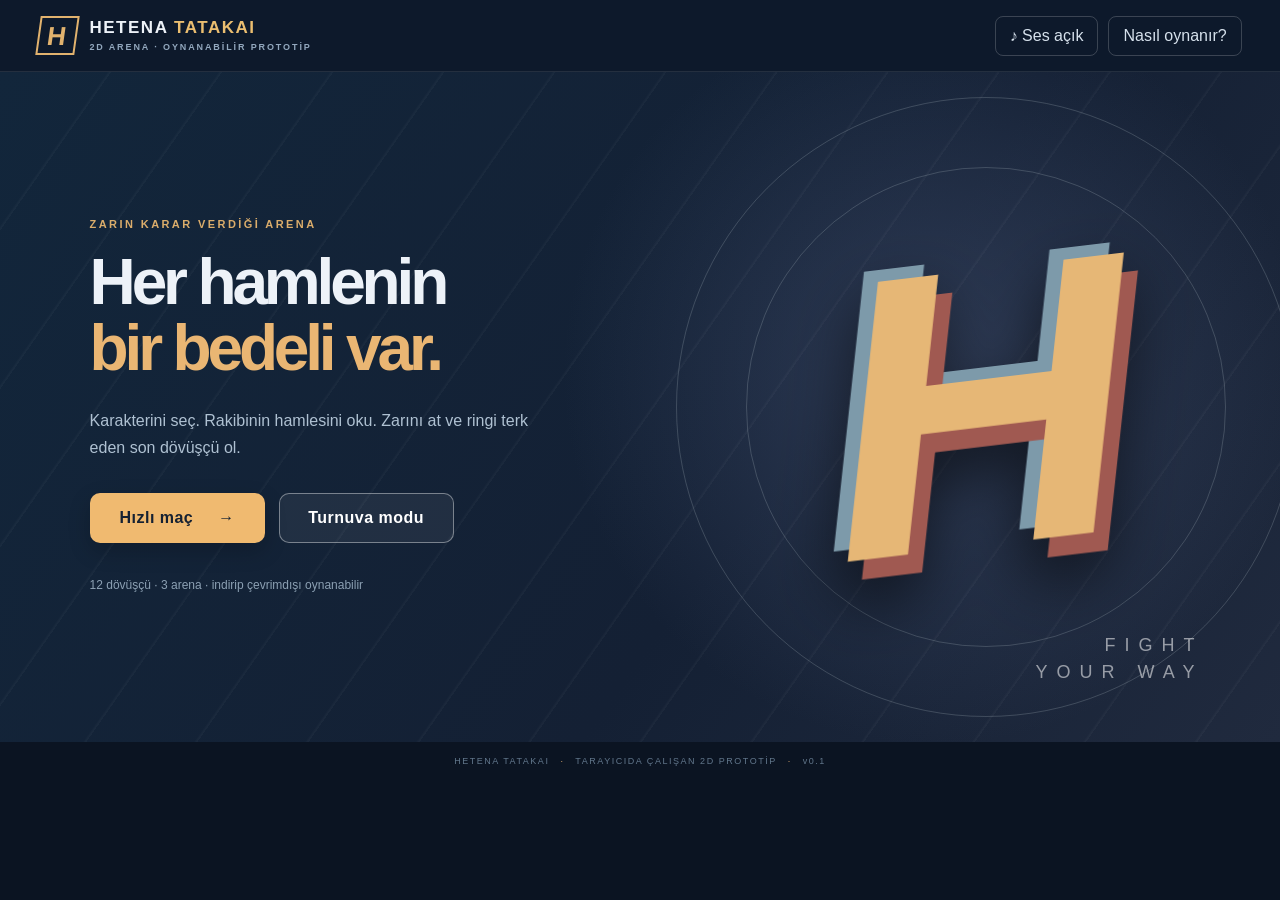
<file: index.html>
<!doctype html>
<html lang="tr">
<head>
  <meta charset="utf-8">
  <meta name="viewport" content="width=device-width,initial-scale=1">
  <meta name="theme-color" content="#101c2d">
  <title>Hetena Tatakai · 2D Arena</title>
  <link rel="stylesheet" href="styles.css">
  <script src="game.js" defer></script>
</head>
<body>
  <div class="app">
    <header class="sitebar">
      <div class="brand"><span class="brand-mark">H</span><span>HETENA <b>TATAKAI</b><small>2D ARENA · OYNANABİLİR PROTOTİP</small></span></div>
      <div class="site-actions"><button id="soundBtn" class="ghost" aria-label="Sesi aç veya kapat">♪ Ses açık</button><button id="helpBtn" class="ghost">Nasıl oynanır?</button></div>
    </header>

    <main>
      <section id="home" class="home screen">
        <div class="hero-content"><p class="eyebrow">ZARIN KARAR VERDİĞİ ARENA</p><h1>Her hamlenin<br><em>bir bedeli var.</em></h1><p>Karakterini seç. Rakibinin hamlesini oku. Zarını at ve ringi terk eden son dövüşçü ol.</p><div class="hero-buttons"><button id="quickBtn" class="primary big">Hızlı maç <span>→</span></button><button id="tournamentBtn" class="outline big">Turnuva modu</button></div><p class="status-note">12 dövüşçü · 3 arena · indirip çevrimdışı oynanabilir</p></div>
        <div class="hero-art" aria-hidden="true"><div class="circle one"></div><div class="circle two"></div><div class="hero-letter">H</div><div class="hero-caption">FIGHT<br>YOUR WAY</div></div>
      </section>

      <section id="select" class="select screen hidden">
        <div class="section-head"><button class="back" data-home>← Ana menü</button><p class="eyebrow">DÖVÜŞÇÜ SEÇİMİ</p><h2>Hikâyeni ringde yaz.</h2><p id="modeCaption">Hızlı maç için iki dövüşçü seç.</p></div>
        <div class="selection-layout"><div><div class="label-line"><span>SENİN DÖVÜŞÇÜN</span><span id="fighterCount"></span></div><div id="roster" class="roster"></div></div><aside class="selection-side"><div id="selectedCard" class="selected-card"></div><div class="field"><label for="opponentSelect">Rakip</label><select id="opponentSelect"></select></div><div class="field"><label for="arenaSelect">Arena</label><select id="arenaSelect"><option value="temple">Yağmurlu Tapınak</option><option value="city">Gece Şehri</option><option value="coast">Kıyı Arenası</option></select></div><div class="stance"><span>MAÇ ÖNCESİ CEVAP</span><div class="stance-buttons"><button data-stance="aggressive" class="active">Agresif <small>İlk zara +1</small></button><button data-stance="passive">Sakin <small>Kontrollü başlangıç</small></button></div></div><button id="fightBtn" class="primary full">Maça gir →</button></aside></div>
      </section>

      <section id="battle" class="battle screen hidden">
        <div id="arena" class="arena temple">
          <div class="atmosphere"></div><div class="arena-lights"></div><div class="far-scenery"></div><div class="floor"></div>
          <div class="hud"><div class="hud-fighter player-hud"><div id="playerPortrait" class="portrait"></div><div class="hud-content"><div class="hud-top"><strong id="playerName">LEYLA</strong><span id="playerHpText">24 / 24</span></div><div class="health"><div id="playerDamage" class="damage"></div><div id="playerHealth" class="health-fill"></div></div><small id="playerMood">ENERJİ 100%</small></div></div><div class="round-marker"><b id="roundNumber">01</b><span>RAUNT</span></div><div class="hud-fighter enemy-hud"><div class="hud-content"><div class="hud-top"><strong id="enemyName">ELENI</strong><span id="enemyHpText">22 / 22</span></div><div class="health"><div id="enemyDamage" class="damage"></div><div id="enemyHealth" class="health-fill"></div></div><small id="enemyMood">RAKİP HAZIR</small></div><div id="enemyPortrait" class="portrait"></div></div></div>
          <div class="arena-title"><span id="arenaName">YAĞMURLU TAPINAK</span><button id="leaveBtn" class="leave" aria-label="Maçtan çık">✕</button></div>
          <div id="fighterPlayer" class="fighter player" aria-label="Senin dövüşçün"><div class="shadow"></div><div class="body"><div class="hair"></div><div class="head"></div><div class="torso"></div><div class="belt"></div><div class="arm arm-left"><i></i></div><div class="arm arm-right"><i></i></div><div class="leg leg-left"></div><div class="leg leg-right"></div></div></div>
          <div id="fighterEnemy" class="fighter opponent" aria-label="Rakip dövüşçü"><div class="shadow"></div><div class="body"><div class="hair"></div><div class="head"></div><div class="torso"></div><div class="belt"></div><div class="arm arm-left"><i></i></div><div class="arm arm-right"><i></i></div><div class="leg leg-left"></div><div class="leg leg-right"></div></div></div>
          <div id="impact" class="impact"></div><div id="combatText" class="combat-text">Hamleni seç ve zarı at.</div>
        </div>
        <div class="controls"><div class="controls-heading"><div><span class="eyebrow">HAMLE PANELİ</span><h2>Nasıl saldıracaksın?</h2></div><div class="dice-area"><span>SON ZAR</span><strong id="diceFace">—</strong></div></div><div class="control-scroll"><div class="move-list"><button data-move="punch" class="move active"><span class="move-icon">✊</span><span><b>Düz yumruk</b><small>Güvenilir saldırı</small></span></button><button data-move="kick" class="move"><span class="move-icon">↗</span><span><b>Yüksek tekme</b><small>4–6 zarında güçlü</small></span></button><button data-move="guard" class="move"><span class="move-icon">◇</span><span><b>Savunma</b><small>Hasarı azalt, 1 can kazan</small></span></button><button data-move="taunt" class="move"><span class="move-icon">!</span><span><b>Kışkırt</b><small>Rakibin moralini düşür</small></span></button><button data-move="special" id="specialBtn" class="move"><span class="move-icon">✦</span><span><b>Özel hamle</b><small id="specialLabel">3 raunt bekleme</small></span></button></div><div class="turn-actions"><button id="rollBtn" class="primary roll">ZARI AT <span>⚄</span></button><div id="turnTip" class="turn-tip">Seçili hamle: Düz yumruk</div></div></div></div>
      </section>
    </main>
    <footer>HETENA TATAKAI <span>·</span> TARAYICIDA ÇALIŞAN 2D PROTOTİP <span>·</span> v0.1</footer>
  </div>

  <div id="modal" class="modal hidden" role="dialog" aria-modal="true" aria-labelledby="modalTitle"><div class="modal-card"><p id="modalEyebrow" class="eyebrow"></p><h2 id="modalTitle"></h2><p id="modalBody"></p><div id="modalExtra"></div><div id="modalActions" class="modal-actions"></div></div></div>
</body>
</html>
</file>
<file: styles.css>
:root{font-family:Inter,Arial,sans-serif;color:#edf2f8;background:#0b1422;font-synthesis:none}*{box-sizing:border-box}body{margin:0}button,select{font:inherit}button{cursor:pointer}button:disabled{cursor:not-allowed;opacity:.5}.hidden{display:none!important}.app{min-height:100vh;max-width:1700px;margin:auto;display:flex;flex-direction:column}.sitebar{height:72px;display:flex;align-items:center;justify-content:space-between;padding:0 clamp(16px,3vw,48px);background:#0d192b;border-bottom:1px solid #ffffff18;z-index:5}.brand{display:flex;align-items:center;gap:12px;letter-spacing:.09em;font-size:17px;font-weight:900;line-height:1}.brand b{color:#ebbe70}.brand small{display:block;font-size:9px;letter-spacing:.21em;color:#93a8be;margin-top:7px}.brand-mark{display:grid;place-items:center;width:39px;height:39px;border:2px solid #e1b26e;color:#e1b26e;transform:skew(-8deg);font-size:26px}.site-actions{display:flex;gap:10px}.ghost,.back,.leave{background:transparent;border:1px solid #ffffff30;color:#d6e1ec;border-radius:8px;padding:10px 14px}.ghost:hover,.back:hover,.leave:hover{background:#ffffff16}.screen{flex:1}.eyebrow{color:#dbad6b;font-size:11px;font-weight:900;letter-spacing:.22em}.primary,.outline{border:0;border-radius:10px;font-weight:900;letter-spacing:.03em;padding:15px 22px}.primary{background:#f0ba70;color:#152132;box-shadow:0 8px 22px #0003}.primary:hover{background:#ffd197}.outline{color:#fff;background:#ffffff10;border:1px solid #ffffff65}.outline:hover{background:#ffffff23}.big{min-width:175px}.home{min-height:670px;display:grid;grid-template-columns:minmax(0,1fr) 46%;align-items:center;overflow:hidden;position:relative;background:radial-gradient(circle at 73% 45%,#45537388,transparent 37%),linear-gradient(125deg,#12263b,#142034 60%,#202a3e)}.home:before{content:"";position:absolute;inset:0;background:repeating-linear-gradient(125deg,transparent 0 88px,#ffffff08 90px 91px)}.hero-content{z-index:1;padding:75px clamp(24px,7vw,120px)}.hero-content h1{font-size:clamp(44px,5vw,78px);letter-spacing:-.065em;line-height:1.04;margin:19px 0 25px}.hero-content h1 em{font-style:normal;color:#eab673}.hero-content>p:not(.eyebrow){max-width:470px;color:#afc1d2;line-height:1.7}.hero-buttons{display:flex;gap:14px;flex-wrap:wrap;margin-top:32px}.hero-buttons .primary span{margin-left:20px}.status-note{font-size:12px;color:#8ca0b3!important;margin-top:32px}.hero-art{min-height:550px;height:100%;display:grid;place-items:center;position:relative}.hero-letter{font-size:min(32vw,420px);font-weight:1000;line-height:1;color:#e6b776;text-shadow:16px 20px 0 #a05951,-15px -12px 0 #7d9aaa;transform:skew(-13deg) rotate(-7deg);filter:drop-shadow(0 28px 30px #0008)}.circle{position:absolute;border:1px solid #bdcdd038;border-radius:50%}.circle.one{width:480px;height:480px}.circle.two{width:620px;height:620px}.hero-caption{position:absolute;bottom:56px;right:13%;font-size:18px;letter-spacing:.5em;line-height:1.5;text-align:right;color:#ffffff8a}.select{padding:32px clamp(18px,4vw,60px) 60px;background:linear-gradient(#152236,#0e1929)}.section-head h2{font-size:38px;margin:12px 0}.section-head>p:last-child{color:#aebed0}.back{margin-bottom:24px}.selection-layout{display:grid;grid-template-columns:minmax(0,1fr) 315px;gap:27px;margin-top:27px}.label-line{display:flex;justify-content:space-between;color:#b7c5d4;font-size:12px;letter-spacing:.14em;font-weight:800;margin-bottom:13px}.roster{display:grid;grid-template-columns:repeat(auto-fill,minmax(160px,1fr));gap:12px}.fighter-card{text-align:left;background:#1b2e44;border:1px solid #ffffff19;color:white;padding:12px;border-radius:12px;transition:.16s}.fighter-card:hover,.fighter-card.active{border-color:#e9b573;transform:translateY(-2px);background:#263d55}.fighter-card .avatar{height:86px;display:grid;place-items:center;font-size:45px;font-weight:900;background:radial-gradient(circle at 40% 30%,var(--light),var(--tone));border-radius:8px;margin-bottom:12px;color:#ffffffbf;text-shadow:0 4px 16px #0007}.fighter-card strong{display:block}.fighter-card small{color:#9eafbf}.selection-side{background:#1a2b41;border:1px solid #ffffff1a;border-radius:16px;padding:19px;height:max-content;position:sticky;top:20px}.selected-card{background:linear-gradient(135deg,var(--tone),#142338);border-radius:12px;padding:22px;min-height:160px;margin-bottom:20px}.selected-card strong{display:block;font-size:28px;margin:13px 0 5px}.selected-card span{font-size:12px;color:#e9d4be}.selected-card p{font-size:13px;color:#e2e9ec}.field{margin-bottom:17px}.field label,.stance>span{display:block;font-size:11px;font-weight:800;letter-spacing:.12em;color:#a9b9c9;margin-bottom:8px}select{width:100%;background:#0f1d2e;border:1px solid #567089;color:#fff;border-radius:8px;padding:12px}.stance-buttons{display:flex;gap:7px}.stance-buttons button{flex:1;background:#0f1d2e;color:#dde5ee;border:1px solid #415a72;border-radius:9px;padding:10px 4px;font-size:12px}.stance-buttons button.active{border-color:#efbb77;background:#a56b39}.stance-buttons small{display:block;margin-top:5px;color:#c2ced8;font-size:10px}.full{width:100%;margin-top:20px}.battle{background:#101c2c}.arena{position:relative;height:clamp(430px,58vh,680px);overflow:hidden;background:linear-gradient(#16273f,#244159 58%,#516670 60%,#47535a)}.arena.temple{background:linear-gradient(#18273f,#2f4058 54%,#607780 62%,#5d6468)}.arena.city{background:linear-gradient(#0e1836,#283257 59%,#293547 65%)}.arena.coast{background:linear-gradient(#293e64,#6e899e 49%,#7296a9 58%,#606b69 61%)}.atmosphere{position:absolute;inset:0;background:radial-gradient(ellipse at 53% 34%,#c4d5d43b,transparent 48%),repeating-linear-gradient(107deg,transparent 0 39px,#c6d7e222 40px 41px,transparent 42px 72px);opacity:.72;pointer-events:none}.city .atmosphere{background:radial-gradient(circle at 55% 25%,#e8bb7144,transparent 35%)}.coast .atmosphere{background:radial-gradient(circle at 72% 27%,#f8d897aa,transparent 28%)}.far-scenery{position:absolute;bottom:29%;left:0;right:0;height:43%;background:linear-gradient(90deg,transparent 2%,#172a39 2% 9%,transparent 9% 11%,#203344 11% 22%,transparent 22% 25%,#1d3446 25% 32%,transparent 32% 68%,#203445 68% 79%,transparent 79% 81%,#182b3b 81% 95%,transparent 95%);clip-path:polygon(0 52%,10% 39%,20% 53%,27% 13%,34% 44%,66% 49%,72% 10%,80% 46%,88% 35%,100% 52%,100% 100%,0 100%);opacity:.75}.city .far-scenery{clip-path:none;background:repeating-linear-gradient(90deg,#17253a 0 5%,#344260 5.4% 6%,#152038 7% 13%);opacity:.85}.coast .far-scenery{clip-path:polygon(0 40%,12% 33%,19% 52%,26% 20%,32% 52%,68% 65%,76% 36%,86% 59%,100% 39%,100% 100%,0 100%);opacity:.65}.arena-lights{position:absolute;bottom:33%;width:100%;height:12%;background:linear-gradient(transparent,#bccdbb28);filter:blur(9px)}.floor{position:absolute;bottom:0;height:39%;width:100%;background:linear-gradient(#756a60 0,#534d4c 20%,#34383d 100%);border-top:5px solid #9f9687}.floor:before{content:"";position:absolute;inset:0;background:repeating-linear-gradient(0deg,#ffffff09 0 1px,transparent 2px 35px),repeating-linear-gradient(100deg,#ffffff0d 0 2px,transparent 3px 130px);transform:perspective(280px) rotateX(24deg);transform-origin:top}.hud{position:absolute;top:23px;left:clamp(12px,3vw,48px);right:clamp(12px,3vw,48px);display:grid;grid-template-columns:minmax(0,1fr) 85px minmax(0,1fr);gap:18px;z-index:3}.hud-fighter{display:flex;align-items:flex-start;gap:10px;min-width:0}.enemy-hud{text-align:right;justify-content:flex-end}.portrait{flex:0 0 59px;height:59px;display:grid;place-items:center;border:2px solid #d8b178;background:linear-gradient(130deg,var(--light),var(--tone));font-size:29px;font-weight:900;text-shadow:0 3px 7px #0007}.hud-content{flex:1;min-width:0}.hud-top{display:flex;justify-content:space-between;gap:8px;font-size:13px;text-shadow:0 2px 5px #000}.enemy-hud .hud-top{flex-direction:row-reverse}.health{height:24px;background:#162532;border:3px solid #d6d7bd;position:relative;margin:5px 0;box-shadow:0 2px 8px #0008;overflow:hidden}.health-fill,.damage{position:absolute;inset:0 auto 0 0;width:100%;transition:width .65s ease;background:linear-gradient(#7dce9d,#24976e)}.damage{background:#efd15a;transition:width 1s ease .4s}.enemy-hud .health-fill,.enemy-hud .damage{left:auto;right:0}.hud-content small{font-size:10px;letter-spacing:.14em;color:#e3d6bf}.round-marker{text-align:center;text-shadow:0 3px 8px #000}.round-marker b{display:block;font-size:30px;line-height:1}.round-marker span{font-size:10px;letter-spacing:.2em}.arena-title{position:absolute;top:111px;right:25px;z-index:4;color:#ffffff99;font-size:10px;font-weight:800;letter-spacing:.17em;display:flex;gap:20px;align-items:center}.leave{padding:5px 10px}.fighter{position:absolute;width:140px;height:260px;bottom:12%;z-index:2;--tone:#276b84;--light:#56abc0;--skin:#d8a989;--hair:#312a29}.fighter.player{left:23%}.fighter.opponent{right:23%;transform:scaleX(-1)}.fighter .body{position:absolute;left:34px;bottom:20px;width:70px;height:205px;filter:drop-shadow(5px 5px 7px #0007);animation:breathe 2s ease-in-out infinite}.fighter .head{position:absolute;top:0;left:25px;width:46px;height:51px;background:var(--skin);border-radius:44% 44% 47% 43%;z-index:3;box-shadow:inset -10px -5px #0002}.fighter .hair{position:absolute;top:-10px;left:20px;width:54px;height:48px;background:var(--hair);border-radius:48% 50% 30% 12%;z-index:4;clip-path:polygon(0 0,100% 0,88% 52%,60% 30%,20% 56%,6% 100%)}.fighter .torso{position:absolute;top:44px;left:12px;width:66px;height:82px;background:linear-gradient(120deg,var(--light),var(--tone) 70%);border-radius:30% 26% 15% 16%;z-index:2;transform:skew(-7deg);box-shadow:inset -13px -5px #0003}.fighter .belt{position:absolute;top:113px;left:15px;width:65px;height:13px;background:#1b2530;z-index:4}.fighter .arm{position:absolute;top:52px;width:24px;height:85px;background:var(--skin);border-radius:15px;z-index:3;transform-origin:top}.fighter .arm-left{left:5px;transform:rotate(30deg)}.fighter .arm-right{left:66px;transform:rotate(-43deg)}.fighter .arm i{display:block;width:29px;height:26px;position:absolute;bottom:-3px;left:-2px;border-radius:13px 12px 9px 8px;background:#212c37;border:3px solid var(--light)}.fighter .leg{position:absolute;top:120px;width:32px;height:84px;background:linear-gradient(100deg,var(--tone),#1b2d3c);border-radius:5px 5px 9px 10px;transform-origin:top;z-index:1}.fighter .leg-left{left:13px;transform:rotate(17deg)}.fighter .leg-right{left:47px;transform:rotate(-16deg)}.fighter .leg:after{content:"";position:absolute;bottom:-8px;left:-6px;width:42px;height:17px;background:#17212b;border-radius:10px 8px 4px 4px}.fighter .shadow{position:absolute;left:-15px;bottom:0;width:165px;height:22px;border-radius:50%;background:#0009;filter:blur(5px)}@keyframes breathe{50%{transform:translateY(5px)}}.fighter.attack .body{animation:attack .43s ease}.fighter.hurt .body{animation:hurt .42s ease}.fighter.ko .body{animation:none;transform:rotate(-77deg) translate(-30px,26px)}@keyframes attack{50%{transform:translateX(45px) rotate(-6deg)}}@keyframes hurt{50%{transform:translateX(-25px) rotate(12deg)}}.impact{position:absolute;left:50%;top:43%;font-size:50px;font-weight:1000;color:#ffe18a;text-shadow:0 3px 20px #df623c;z-index:4;pointer-events:none}.impact.pop{animation:pop .7s forwards}@keyframes pop{from{opacity:1;transform:scale(.3)}to{opacity:0;transform:scale(1.6) translateY(-30px)}}.combat-text{position:absolute;bottom:14px;left:50%;transform:translateX(-50%);z-index:4;text-align:center;background:#0b1727d9;border:1px solid #ffffff2a;padding:9px 20px;border-radius:25px;font-size:13px;max-width:90%;white-space:nowrap;overflow:hidden;text-overflow:ellipsis}.controls{background:#f5f6f4;color:#15243a;padding:22px clamp(14px,4vw,58px) 27px;min-height:210px}.controls-heading{display:flex;justify-content:space-between;align-items:center}.controls-heading .eyebrow{color:#ac7040}.controls-heading h2{margin:4px 0 16px;font-size:23px}.dice-area{display:flex;align-items:center;gap:10px}.dice-area span{font-size:10px;color:#697887;letter-spacing:.1em}.dice-area strong{width:42px;height:42px;border:2px solid #cfd7dd;border-radius:8px;display:grid;place-items:center;background:white;font-size:23px}.control-scroll{display:flex;gap:24px;align-items:center;overflow-x:auto;padding:2px 3px 8px}.move-list{display:flex;gap:10px;min-width:max-content}.move{display:flex;align-items:center;gap:9px;text-align:left;min-width:155px;padding:12px;background:#fff;border:2px solid #e0e5e9;border-radius:11px;color:#203149}.move.active{border-color:#c98140;background:#fff8eb}.move-icon{width:34px;height:34px;border-radius:8px;background:#e7eef2;display:grid;place-items:center;font-size:22px;color:#b17239}.move b{display:block;font-size:12px}.move small{display:block;color:#718092;font-size:10px;margin-top:4px}.turn-actions{min-width:143px}.roll{width:100%;white-space:nowrap;padding:15px}.roll span{font-size:20px;margin-left:8px}.turn-tip{font-size:10px;color:#738196;margin-top:10px;text-align:center}footer{background:#0b1422;color:#62778c;font-size:9px;letter-spacing:.17em;text-align:center;padding:14px}footer span{color:#d2a46c;margin:0 7px}.modal{position:fixed;inset:0;background:#07101bdc;display:grid;place-items:center;z-index:10;padding:20px}.modal-card{background:linear-gradient(145deg,#263e55,#122236);border:1px solid #c994624f;border-radius:18px;padding:32px;width:min(100%,490px);box-shadow:0 30px 80px #0009}.modal-card h2{font-size:34px;margin:10px 0}.modal-card p{line-height:1.6;color:#c2d0dc}.modal-actions{display:flex;gap:10px;margin-top:24px;flex-wrap:wrap}.modal-actions button{flex:1}.modal-extra{color:#f1c482!important}
@media(max-width:850px){.home{grid-template-columns:1fr}.hero-art{min-height:240px;opacity:.55;position:absolute;right:-80px;top:70px}.hero-letter{font-size:250px}.circle.one{width:310px;height:310px}.circle.two{width:400px;height:400px}.hero-content{padding:80px 25px;min-height:550px}.selection-layout{grid-template-columns:1fr}.selection-side{position:static}.hud{grid-template-columns:minmax(0,1fr) 38px minmax(0,1fr);gap:5px;left:8px;right:8px}.portrait{display:none}.hud-top{font-size:10px}.round-marker b{font-size:19px}.fighter.player{left:11%}.fighter.opponent{right:11%}.controls{padding:15px}.control-scroll{align-items:flex-start}.move{min-width:140px}.arena-title{top:85px}.health{height:18px}}
@media(max-width:560px){.sitebar{height:62px;padding:0 10px}.brand{font-size:12px}.brand-mark{height:32px;width:32px;font-size:20px}.brand small{font-size:7px}.site-actions{gap:4px}.ghost{font-size:10px;padding:8px}.hero-content h1{font-size:49px}.roster{grid-template-columns:repeat(2,minmax(0,1fr))}.arena{height:430px}.fighter{transform:scale(.76);transform-origin:bottom left}.fighter.player{left:4%}.fighter.opponent{right:7%;transform:scaleX(-1) scale(.76);transform-origin:bottom right}.arena-title{font-size:8px;right:9px}.hud-content small{font-size:8px}.controls-heading h2{font-size:18px}.combat-text{font-size:11px}.modal-card{padding:23px}}
</file>
